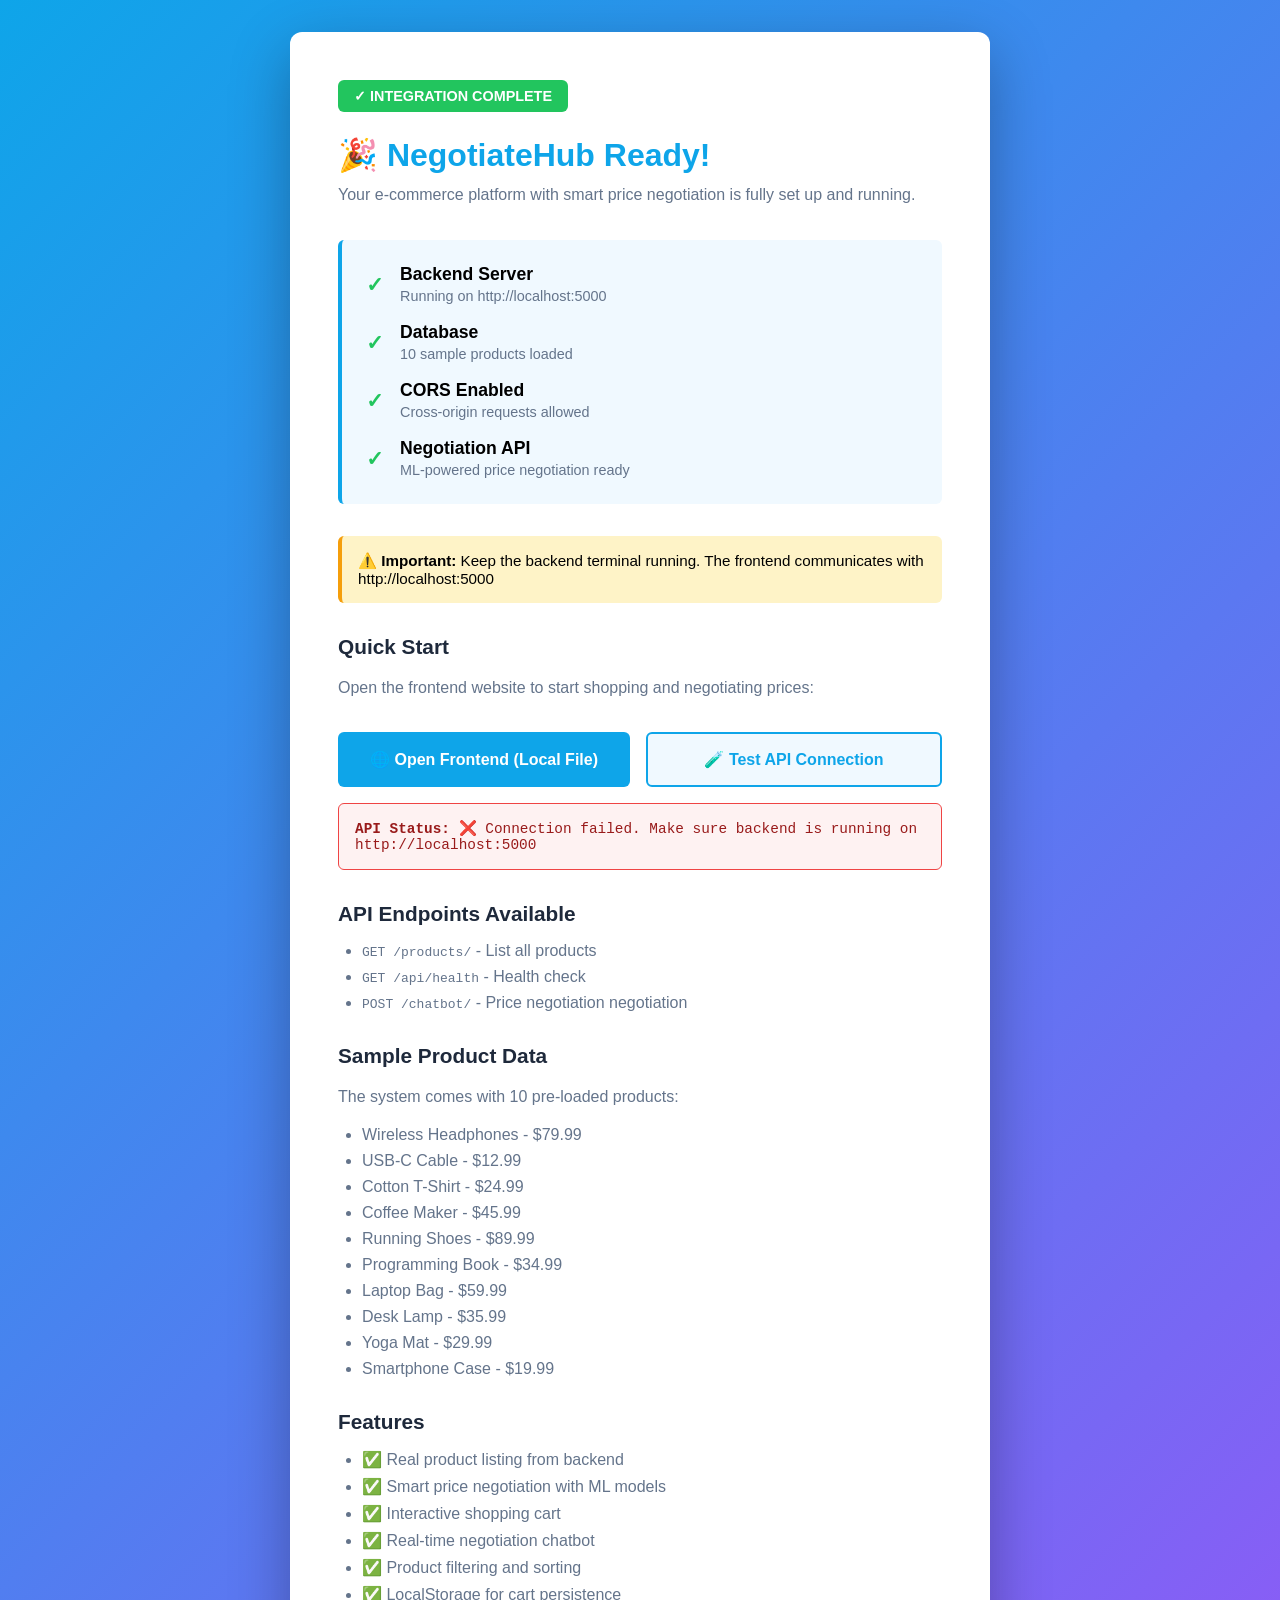
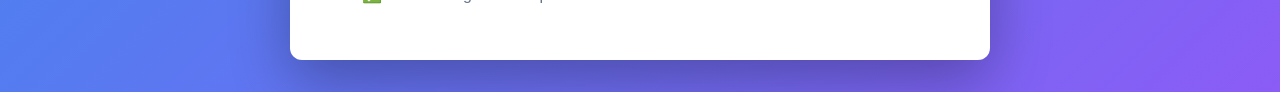
<file: STARTUP.html>
<!DOCTYPE html>
<html lang="en">
<head>
    <meta charset="UTF-8">
    <meta name="viewport" content="width=device-width, initial-scale=1">
    <title>NegotiateHub - Backend Integration Complete!</title>
    <style>
        * { box-sizing: border-box; margin: 0; padding: 0; }
        body {
            font-family: -apple-system, BlinkMacSystemFont, 'Segoe UI', Roboto, sans-serif;
            background: linear-gradient(135deg, #0ea5e9 0%, #8b5cf6 100%);
            min-height: 100vh;
            display: flex;
            align-items: center;
            justify-content: center;
            padding: 2rem;
        }
        .container {
            background: white;
            border-radius: 12px;
            box-shadow: 0 20px 60px rgba(0, 0, 0, 0.3);
            max-width: 700px;
            width: 100%;
            padding: 3rem;
        }
        h1 {
            color: #0ea5e9;
            margin-bottom: 0.5rem;
            font-size: 2rem;
        }
        .success-badge {
            display: inline-block;
            background: #22c55e;
            color: white;
            padding: 0.5rem 1rem;
            border-radius: 6px;
            font-weight: 600;
            font-size: 0.9rem;
            margin-bottom: 1.5rem;
        }
        p {
            color: #64748b;
            line-height: 1.6;
            margin-bottom: 1rem;
        }
        .status-section {
            background: #f0f9ff;
            border-left: 4px solid #0ea5e9;
            padding: 1.5rem;
            border-radius: 6px;
            margin: 2rem 0;
        }
        .status-item {
            display: flex;
            align-items: center;
            gap: 1rem;
            margin-bottom: 1rem;
            font-size: 1.1rem;
        }
        .status-item:last-child {
            margin-bottom: 0;
        }
        .checkmark {
            color: #22c55e;
            font-weight: bold;
            font-size: 1.3rem;
        }
        .button-group {
            display: flex;
            gap: 1rem;
            margin-top: 2rem;
            flex-wrap: wrap;
        }
        .btn {
            flex: 1;
            min-width: 200px;
            padding: 1rem 1.5rem;
            border: none;
            border-radius: 6px;
            font-size: 1rem;
            font-weight: 600;
            cursor: pointer;
            transition: all 0.3s;
            text-decoration: none;
            display: inline-flex;
            align-items: center;
            justify-content: center;
            gap: 0.5rem;
        }
        .btn-primary {
            background: #0ea5e9;
            color: white;
        }
        .btn-primary:hover {
            background: #0284c7;
            transform: translateY(-2px);
            box-shadow: 0 8px 16px rgba(14, 165, 233, 0.3);
        }
        .btn-secondary {
            background: #f0f9ff;
            color: #0ea5e9;
            border: 2px solid #0ea5e9;
        }
        .btn-secondary:hover {
            background: #e0f2fe;
        }
        .info-box {
            background: #fef3c7;
            border-left: 4px solid #f59e0b;
            padding: 1rem;
            border-radius: 6px;
            margin: 1.5rem 0;
            font-size: 0.95rem;
        }
        .api-status {
            background: #f0fdf4;
            border: 1px solid #22c55e;
            padding: 1rem;
            border-radius: 6px;
            margin: 1rem 0;
            font-family: monospace;
            font-size: 0.9rem;
        }
        .code {
            background: #1e293b;
            color: #e2e8f0;
            padding: 1rem;
            border-radius: 6px;
            overflow-x: auto;
            margin: 1rem 0;
            font-family: monospace;
            font-size: 0.85rem;
            line-height: 1.5;
        }
        h2 {
            color: #1e293b;
            margin-top: 2rem;
            margin-bottom: 1rem;
            font-size: 1.3rem;
        }
        ul {
            margin-left: 1.5rem;
            color: #64748b;
        }
        li {
            margin-bottom: 0.5rem;
        }
    </style>
</head>
<body>
    <div class="container">
        <div class="success-badge">✓ INTEGRATION COMPLETE</div>
        <h1>🎉 NegotiateHub Ready!</h1>
        <p>Your e-commerce platform with smart price negotiation is fully set up and running.</p>
        
        <div class="status-section">
            <div class="status-item">
                <span class="checkmark">✓</span>
                <div>
                    <strong>Backend Server</strong><br>
                    <span style="font-size: 0.9rem; color: #64748b;">Running on http://localhost:5000</span>
                </div>
            </div>
            <div class="status-item">
                <span class="checkmark">✓</span>
                <div>
                    <strong>Database</strong><br>
                    <span style="font-size: 0.9rem; color: #64748b;">10 sample products loaded</span>
                </div>
            </div>
            <div class="status-item">
                <span class="checkmark">✓</span>
                <div>
                    <strong>CORS Enabled</strong><br>
                    <span style="font-size: 0.9rem; color: #64748b;">Cross-origin requests allowed</span>
                </div>
            </div>
            <div class="status-item">
                <span class="checkmark">✓</span>
                <div>
                    <strong>Negotiation API</strong><br>
                    <span style="font-size: 0.9rem; color: #64748b;">ML-powered price negotiation ready</span>
                </div>
            </div>
        </div>

        <div class="info-box">
            <strong>⚠️ Important:</strong> Keep the backend terminal running. The frontend communicates with http://localhost:5000
        </div>

        <h2>Quick Start</h2>
        <p>Open the frontend website to start shopping and negotiating prices:</p>
        
        <div class="button-group">
            <button class="btn btn-primary" onclick="openFrontend()">
                🌐 Open Frontend (Local File)
            </button>
            <button class="btn btn-secondary" onclick="testAPI()">
                🧪 Test API Connection
            </button>
        </div>

        <div class="api-status" id="api-status" style="display: none;">
            <strong>API Status:</strong> <span id="status-text"></span>
        </div>

        <h2>API Endpoints Available</h2>
        <ul>
            <li><code>GET /products/</code> - List all products</li>
            <li><code>GET /api/health</code> - Health check</li>
            <li><code>POST /chatbot/</code> - Price negotiation negotiation</li>
        </ul>

        <h2>Sample Product Data</h2>
        <p>The system comes with 10 pre-loaded products:</p>
        <ul>
            <li>Wireless Headphones - $79.99</li>
            <li>USB-C Cable - $12.99</li>
            <li>Cotton T-Shirt - $24.99</li>
            <li>Coffee Maker - $45.99</li>
            <li>Running Shoes - $89.99</li>
            <li>Programming Book - $34.99</li>
            <li>Laptop Bag - $59.99</li>
            <li>Desk Lamp - $35.99</li>
            <li>Yoga Mat - $29.99</li>
            <li>Smartphone Case - $19.99</li>
        </ul>

        <h2>Features</h2>
        <ul>
            <li>✅ Real product listing from backend</li>
            <li>✅ Smart price negotiation with ML models</li>
            <li>✅ Interactive shopping cart</li>
            <li>✅ Real-time negotiation chatbot</li>
            <li>✅ Product filtering and sorting</li>
            <li>✅ LocalStorage for cart persistence</li>
        </ul>
    </div>

    <script>
        function openFrontend() {
            const frontendPath = 'file:///c:/Users/mdkam/Downloads/project/frontend/index.html';
            window.open(frontendPath, '_blank');
        }

        async function testAPI() {
            const statusDiv = document.getElementById('api-status');
            const statusText = document.getElementById('status-text');
            
            try {
                const response = await fetch('http://localhost:5000/api/health');
                const data = await response.json();
                
                if (response.ok) {
                    statusText.innerHTML = '✅ Connected! Backend is running and responding correctly.';
                    statusDiv.style.background = '#f0fdf4';
                    statusDiv.style.borderColor = '#22c55e';
                    statusDiv.style.color = '#15803d';
                } else {
                    throw new Error('Backend returned error');
                }
            } catch (error) {
                statusText.innerHTML = '❌ Connection failed. Make sure backend is running on http://localhost:5000';
                statusDiv.style.background = '#fef2f2';
                statusDiv.style.borderColor = '#ef4444';
                statusDiv.style.color = '#991b1b';
            }
            statusDiv.style.display = 'block';
        }

        // Auto-test on load
        window.addEventListener('load', () => {
            setTimeout(testAPI, 500);
        });
    </script>
</body>
</html>
</file>
